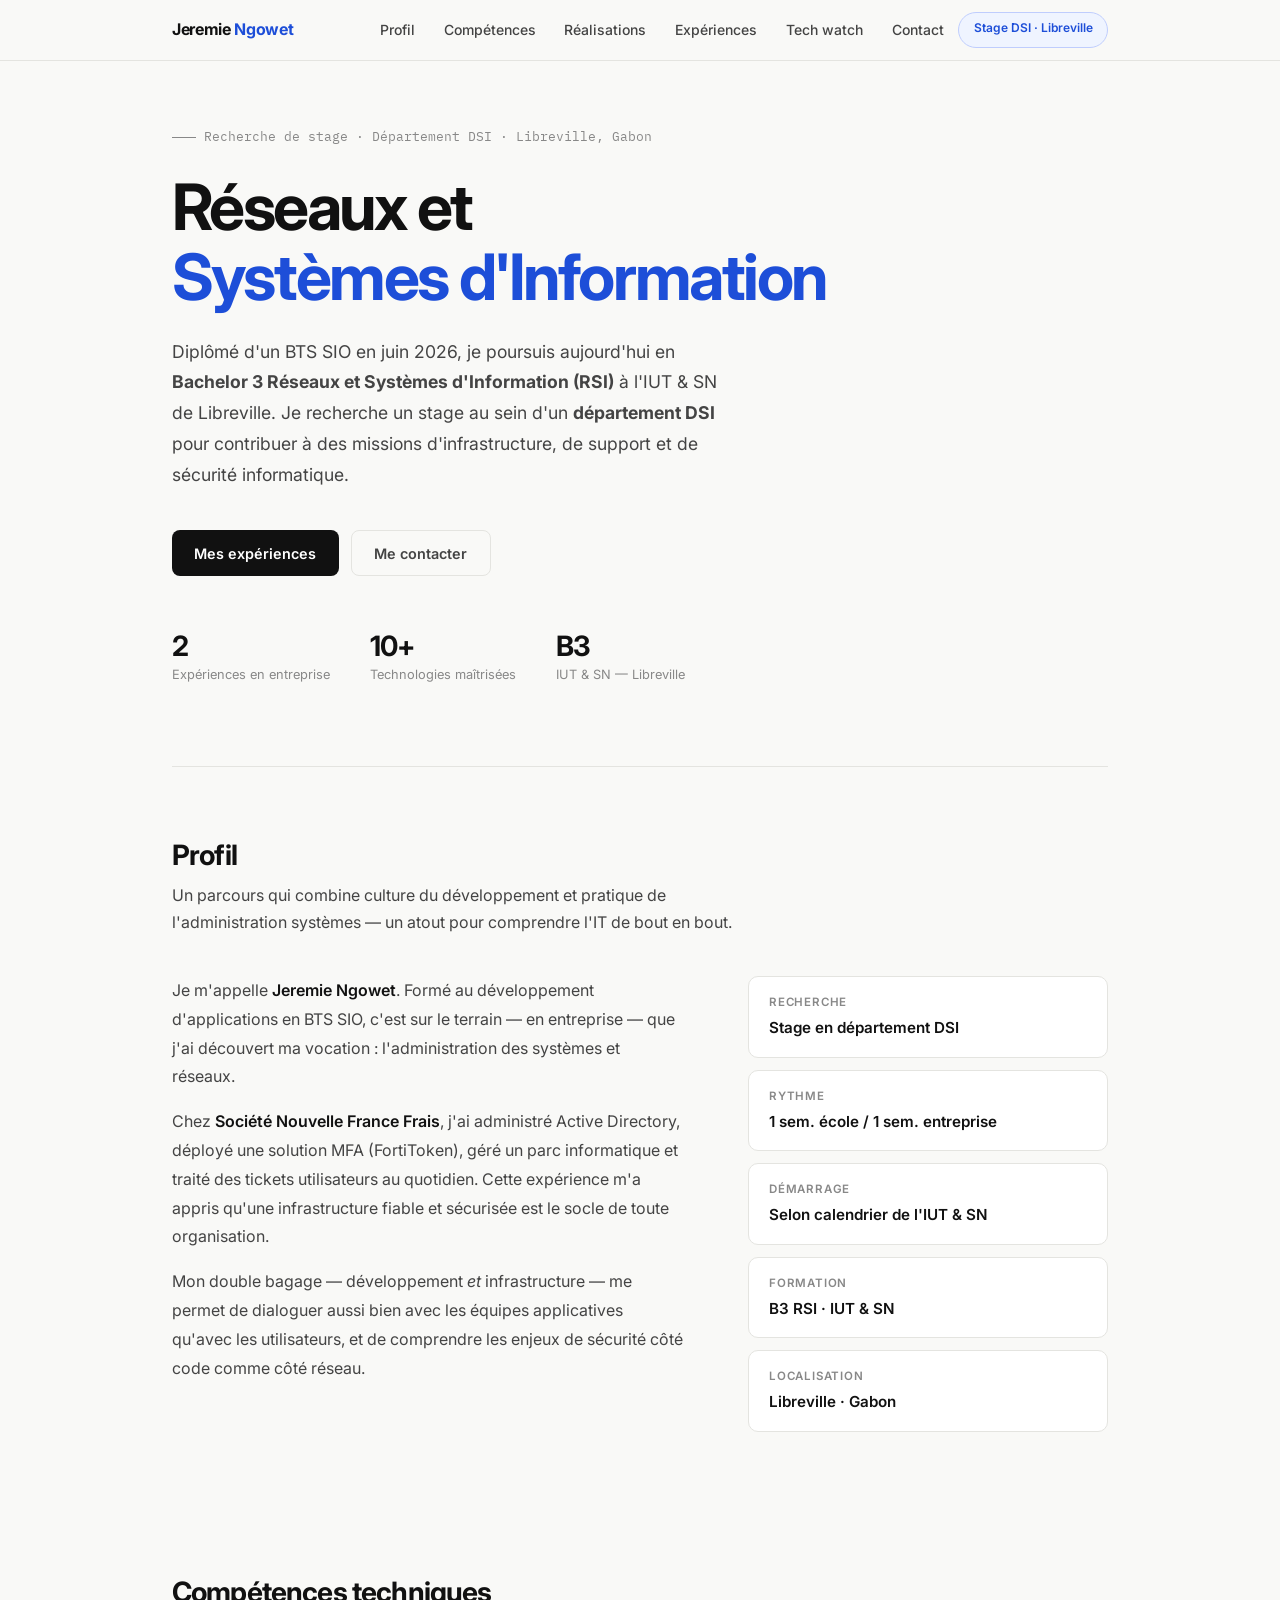
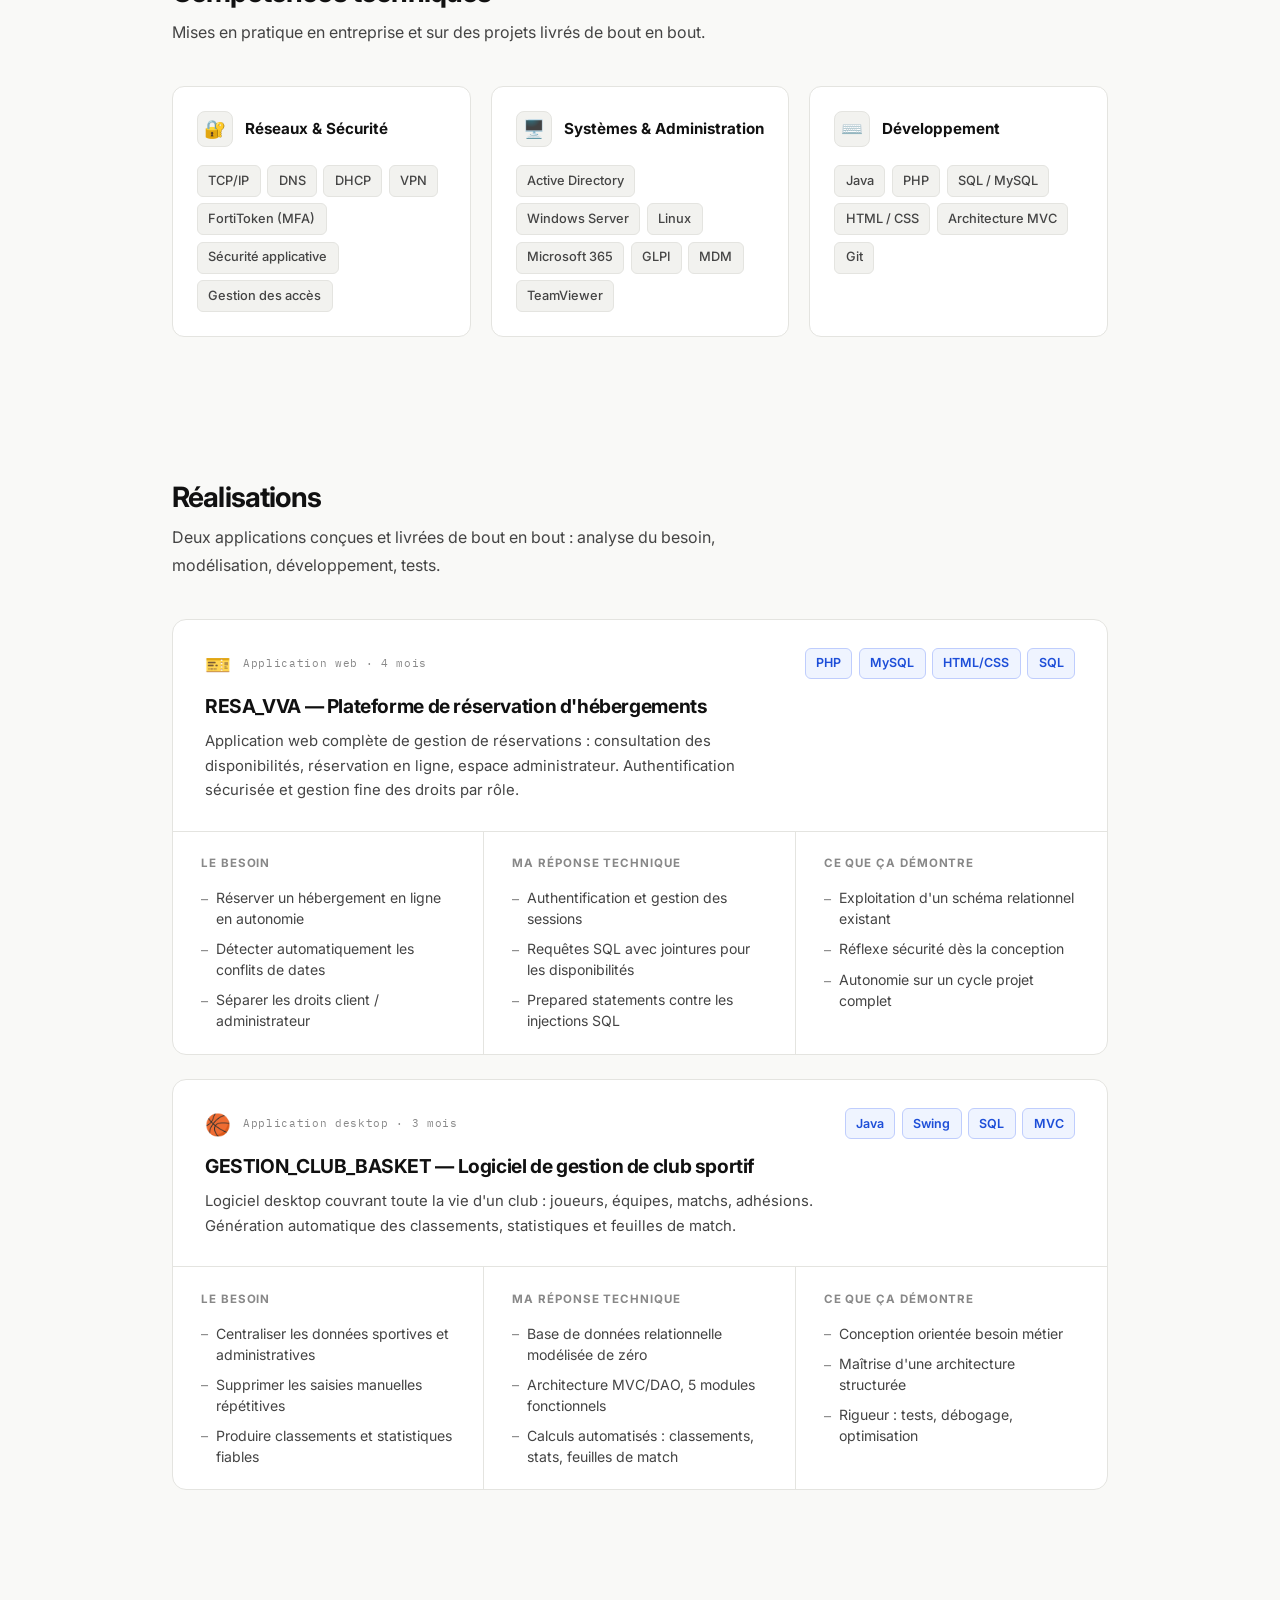
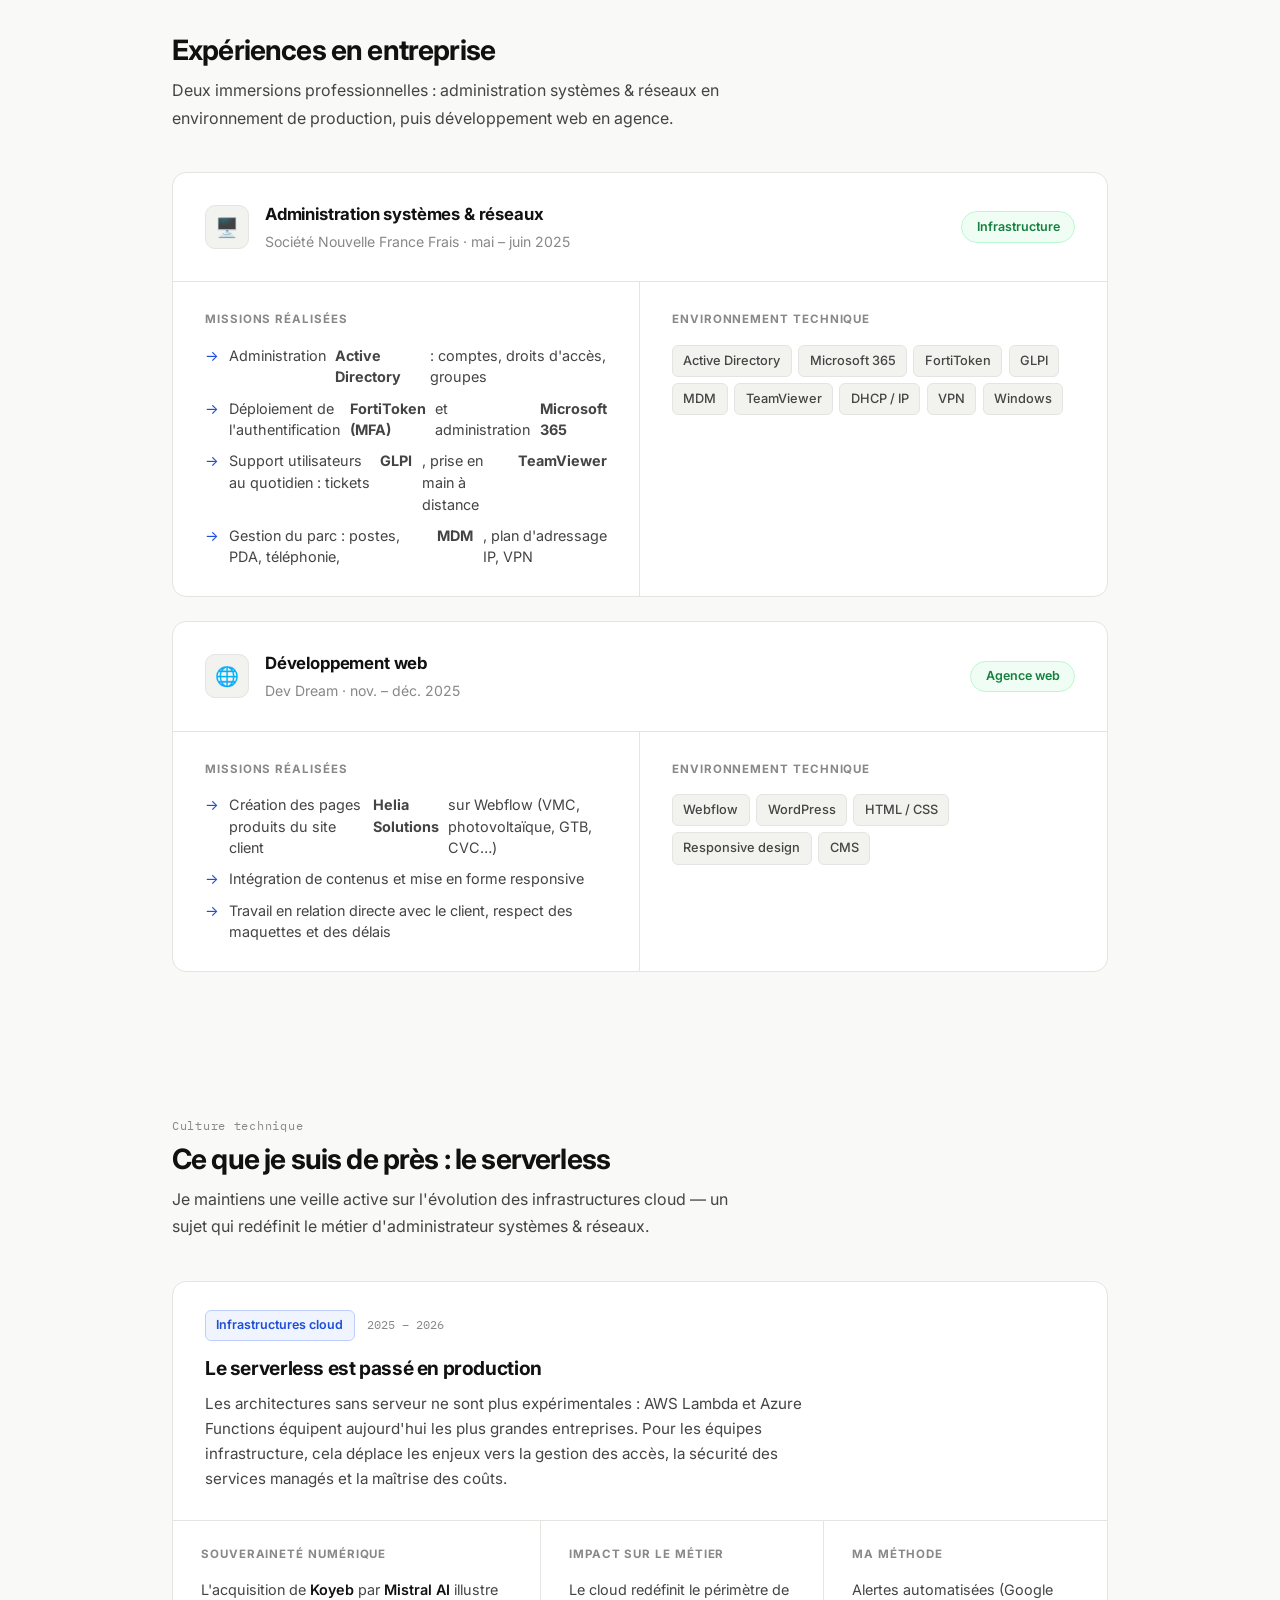
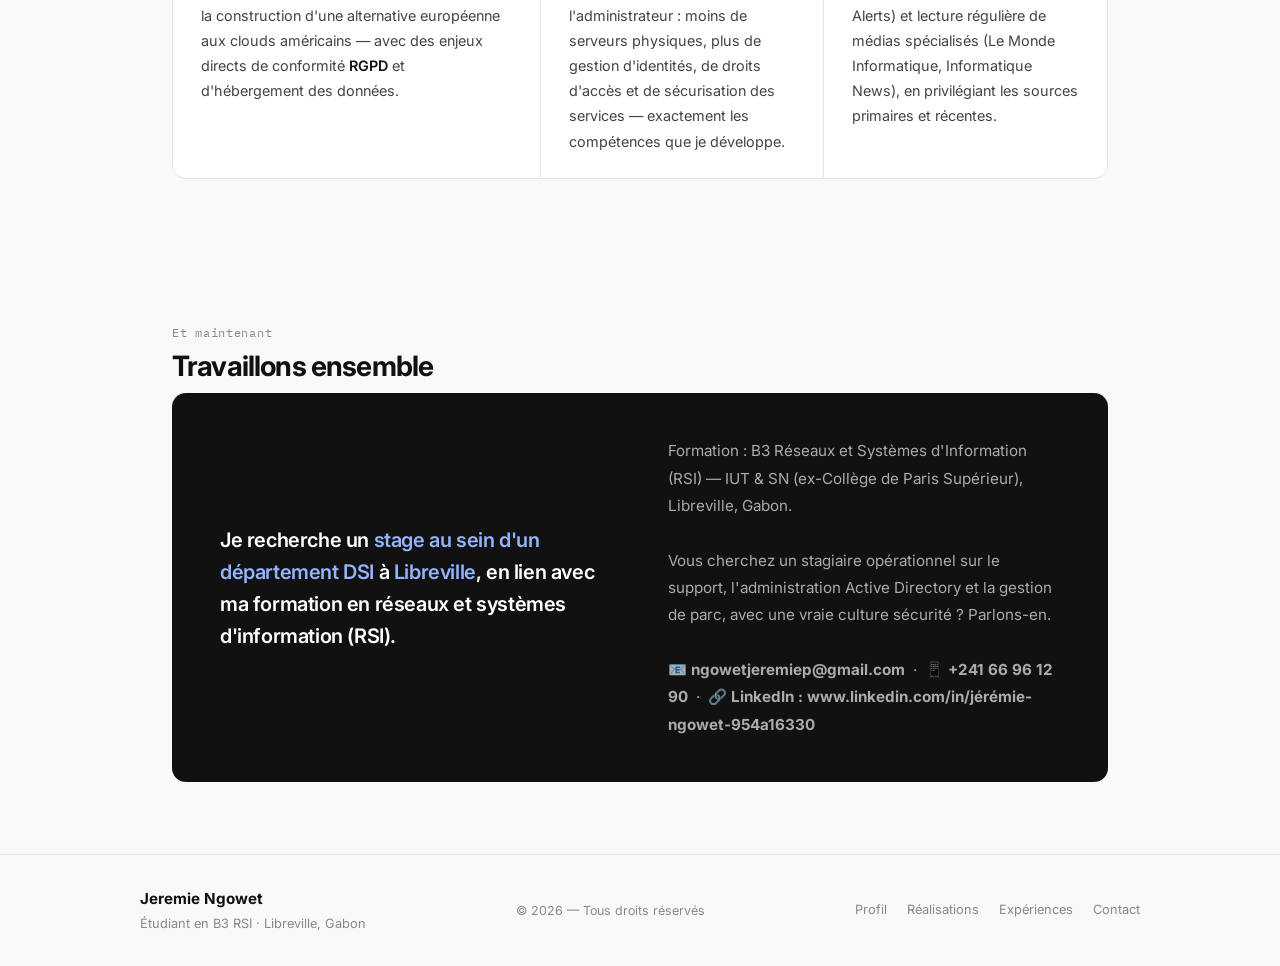
<file: index.html>
<!DOCTYPE html>
<html lang="fr">
<head>
  <meta charset="UTF-8" />
  <meta name="viewport" content="width=device-width, initial-scale=1.0" />
  <title>Jeremie Ngowet — B3 RSI · Stage DSI</title>
  <meta name="description" content="Portfolio de Jeremie Ngowet. Étudiant en B3 Réseaux et Systèmes d'Information (RSI) à l'IUT & SN (Libreville, Gabon). Recherche un stage au sein d'un département DSI." />

  <!-- Polices Google Fonts -->
  <link href="https://fonts.googleapis.com/css2?family=Inter:wght@400;500;600;700&family=IBM+Plex+Mono:wght@400;500&display=swap" rel="stylesheet" />

  <link rel="stylesheet" href="style.css" />
</head>
<body>

  <!-- ========== NAVIGATION ========== -->
  <nav>
    <div class="nav-inner">
      <div class="nav-logo">Jeremie <span>Ngowet</span></div>
      <div class="nav-links">
        <a href="#about">Profil</a>
        <a href="#skills">Compétences</a>
        <a href="#projects">Réalisations</a>
        <a href="#stages">Expériences</a>
        <a href="#veille">Tech watch</a>
        <a href="#objectif">Contact</a>
        <span class="nav-pill">Stage DSI · Libreville</span>
      </div>
    </div>
  </nav>

  <!-- ========== HERO ========== -->
  <div class="page">
    <div class="hero">
      <div class="hero-label">Recherche de stage · Département DSI · Libreville, Gabon</div>

      <h1>Réseaux et<br /><em>Systèmes d'Information</em></h1>

      <p class="hero-desc">
        Diplômé d'un BTS SIO en juin 2026, je poursuis aujourd'hui en
        <strong>Bachelor 3 Réseaux et Systèmes d'Information (RSI)</strong>
        à l'IUT &amp; SN de Libreville. Je recherche un stage au sein d'un
        <strong>département DSI</strong> pour contribuer à des missions
        d'infrastructure, de support et de sécurité informatique.
      </p>

      <div class="hero-actions">
        <a href="#stages" class="btn btn-dark">Mes expériences</a>
        <a href="#objectif" class="btn btn-outline">Me contacter</a>
      </div>

      <div class="hero-kpis">
        <div>
          <div class="kpi-num">2</div>
          <div class="kpi-label">Expériences en entreprise</div>
        </div>
        <div>
          <div class="kpi-num">10+</div>
          <div class="kpi-label">Technologies maîtrisées</div>
        </div>
        <div>
          <div class="kpi-num">B3</div>
          <div class="kpi-label">IUT & SN — Libreville</div>
        </div>
      </div>
    </div>
  </div>

  <!-- ========== 01 · PROFIL ========== -->
  <div class="page">
    <section class="section" id="about">

      <div class="reveal">
        <h2 class="section-title">Profil</h2>
        <p class="section-lead">
          Un parcours qui combine culture du développement et pratique
          de l'administration systèmes — un atout pour comprendre l'IT de bout en bout.
        </p>
      </div>

      <div class="about-grid">
        <div class="about-body reveal">
          <p>
            Je m'appelle <strong>Jeremie Ngowet</strong>. Formé au développement
            d'applications en BTS SIO, c'est sur le terrain — en entreprise — que
            j'ai découvert ma vocation : l'administration des systèmes et réseaux.
          </p>
          <p>
            Chez <strong>Société Nouvelle France Frais</strong>, j'ai administré
            Active Directory, déployé une solution MFA (FortiToken), géré un parc
            informatique et traité des tickets utilisateurs au quotidien. Cette
            expérience m'a appris qu'une infrastructure fiable et sécurisée est
            le socle de toute organisation.
          </p>
          <p>
            Mon double bagage — développement <em>et</em> infrastructure — me permet
            de dialoguer aussi bien avec les équipes applicatives qu'avec les
            utilisateurs, et de comprendre les enjeux de sécurité côté code comme
            côté réseau.
          </p>
        </div>

        <div class="info-stack reveal">
          <div class="info-card">
            <div class="info-card-label">Recherche</div>
            <div class="info-card-val">Stage en département DSI</div>
          </div>
          <div class="info-card">
            <div class="info-card-label">Rythme</div>
            <div class="info-card-val">1 sem. école / 1 sem. entreprise</div>
          </div>
          <div class="info-card">
            <div class="info-card-label">Démarrage</div>
            <div class="info-card-val">Selon calendrier de l'IUT & SN</div>
          </div>
          <div class="info-card">
            <div class="info-card-label">Formation</div>
            <div class="info-card-val">B3 RSI · IUT & SN</div>
          </div>
          <div class="info-card">
            <div class="info-card-label">Localisation</div>
            <div class="info-card-val">Libreville · Gabon</div>
          </div>
        </div>
      </div>

    </section>
  </div>

  <!-- ========== 02 · COMPÉTENCES ========== -->
  <div class="page">
    <section class="section" id="skills">

      <div class="reveal">
        <h2 class="section-title">Compétences techniques</h2>
        <p class="section-lead">
          Mises en pratique en entreprise et sur des projets livrés de bout en bout.
        </p>
      </div>

      <div class="skills-grid">

        <!-- Réseaux & Sécurité -->
        <div class="skill-card reveal">
          <div class="skill-card-head">
            <div class="skill-emoji">🔐</div>
            <div class="skill-card-title">Réseaux & Sécurité</div>
          </div>
          <div class="tag-cloud">
            <span class="tag">TCP/IP</span>
            <span class="tag">DNS</span>
            <span class="tag">DHCP</span>
            <span class="tag">VPN</span>
            <span class="tag">FortiToken (MFA)</span>
            <span class="tag">Sécurité applicative</span>
            <span class="tag">Gestion des accès</span>
          </div>
        </div>

        <!-- Systèmes & Administration -->
        <div class="skill-card reveal">
          <div class="skill-card-head">
            <div class="skill-emoji">🖥️</div>
            <div class="skill-card-title">Systèmes & Administration</div>
          </div>
          <div class="tag-cloud">
            <span class="tag">Active Directory</span>
            <span class="tag">Windows Server</span>
            <span class="tag">Linux</span>
            <span class="tag">Microsoft 365</span>
            <span class="tag">GLPI</span>
            <span class="tag">MDM</span>
            <span class="tag">TeamViewer</span>
          </div>
        </div>

        <!-- Développement -->
        <div class="skill-card reveal">
          <div class="skill-card-head">
            <div class="skill-emoji">⌨️</div>
            <div class="skill-card-title">Développement</div>
          </div>
          <div class="tag-cloud">
            <span class="tag">Java</span>
            <span class="tag">PHP</span>
            <span class="tag">SQL / MySQL</span>
            <span class="tag">HTML / CSS</span>
            <span class="tag">Architecture MVC</span>
            <span class="tag">Git</span>
          </div>
        </div>

      </div>
    </section>
  </div>

  <!-- ========== 03 · RÉALISATIONS ========== -->
  <div class="page">
    <section class="section" id="projects">

      <div class="reveal">
        <h2 class="section-title">Réalisations</h2>
        <p class="section-lead">
          Deux applications conçues et livrées de bout en bout :
          analyse du besoin, modélisation, développement, tests.
        </p>
      </div>

      <div class="projects-stack">

        <!-- Projet RESA -->
        <a href="projet-resa.html" class="project-card reveal">
          <div class="project-top">
            <div>
              <div class="project-badge-row">
                <span class="project-icon">🎫</span>
                <span class="project-ref">Application web · 4 mois</span>
              </div>
              <div class="project-name">RESA_VVA — Plateforme de réservation d'hébergements</div>
              <p class="project-desc">
                Application web complète de gestion de réservations : consultation
                des disponibilités, réservation en ligne, espace administrateur.
                Authentification sécurisée et gestion fine des droits par rôle.
              </p>
            </div>
            <div class="tech-row">
              <span class="tech-badge">PHP</span>
              <span class="tech-badge">MySQL</span>
              <span class="tech-badge">HTML/CSS</span>
              <span class="tech-badge">SQL</span>
            </div>
          </div>
          <div class="project-cols">
            <div class="project-col">
              <div class="col-heading">Le besoin</div>
              <ul class="col-list">
                <li>Réserver un hébergement en ligne en autonomie</li>
                <li>Détecter automatiquement les conflits de dates</li>
                <li>Séparer les droits client / administrateur</li>
              </ul>
            </div>
            <div class="project-col">
              <div class="col-heading">Ma réponse technique</div>
              <ul class="col-list">
                <li>Authentification et gestion des sessions</li>
                <li>Requêtes SQL avec jointures pour les disponibilités</li>
                <li>Prepared statements contre les injections SQL</li>
              </ul>
            </div>
            <div class="project-col">
              <div class="col-heading">Ce que ça démontre</div>
              <ul class="col-list">
                <li>Exploitation d'un schéma relationnel existant</li>
                <li>Réflexe sécurité dès la conception</li>
                <li>Autonomie sur un cycle projet complet</li>
              </ul>
            </div>
          </div>
        </a>

        <!-- Projet Basket -->
        <a href="projet-basket.html" class="project-card reveal">
          <div class="project-top">
            <div>
              <div class="project-badge-row">
                <span class="project-icon">🏀</span>
                <span class="project-ref">Application desktop · 3 mois</span>
              </div>
              <div class="project-name">GESTION_CLUB_BASKET — Logiciel de gestion de club sportif</div>
              <p class="project-desc">
                Logiciel desktop couvrant toute la vie d'un club : joueurs, équipes,
                matchs, adhésions. Génération automatique des classements,
                statistiques et feuilles de match.
              </p>
            </div>
            <div class="tech-row">
              <span class="tech-badge">Java</span>
              <span class="tech-badge">Swing</span>
              <span class="tech-badge">SQL</span>
              <span class="tech-badge">MVC</span>
            </div>
          </div>
          <div class="project-cols">
            <div class="project-col">
              <div class="col-heading">Le besoin</div>
              <ul class="col-list">
                <li>Centraliser les données sportives et administratives</li>
                <li>Supprimer les saisies manuelles répétitives</li>
                <li>Produire classements et statistiques fiables</li>
              </ul>
            </div>
            <div class="project-col">
              <div class="col-heading">Ma réponse technique</div>
              <ul class="col-list">
                <li>Base de données relationnelle modélisée de zéro</li>
                <li>Architecture MVC/DAO, 5 modules fonctionnels</li>
                <li>Calculs automatisés : classements, stats, feuilles de match</li>
              </ul>
            </div>
            <div class="project-col">
              <div class="col-heading">Ce que ça démontre</div>
              <ul class="col-list">
                <li>Conception orientée besoin métier</li>
                <li>Maîtrise d'une architecture structurée</li>
                <li>Rigueur : tests, débogage, optimisation</li>
              </ul>
            </div>
          </div>
        </a>

      </div>
    </section>
  </div>

  <!-- ========== 04 · EXPÉRIENCES ========== -->
  <div class="page">
    <section class="section" id="stages">

      <div class="reveal">
        <h2 class="section-title">Expériences en entreprise</h2>
        <p class="section-lead">
          Deux immersions professionnelles : administration systèmes & réseaux
          en environnement de production, puis développement web en agence.
        </p>
      </div>

      <!-- Stage 1 — France Frais -->
      <div class="stage-card reveal">
        <div class="stage-top">
          <div class="stage-left">
            <div class="stage-icon-box">🖥️</div>
            <div>
              <div class="stage-name">Administration systèmes & réseaux</div>
              <div class="stage-company">Société Nouvelle France Frais · mai – juin 2025</div>
            </div>
          </div>
          <span class="green-pill">Infrastructure</span>
        </div>
        <div class="stage-cols">
          <div class="stage-col">
            <div class="stage-col-title">Missions réalisées</div>
            <ul class="soft-list">
              <li>Administration <strong>Active Directory</strong> : comptes, droits d'accès, groupes</li>
              <li>Déploiement de l'authentification <strong>FortiToken (MFA)</strong> et administration <strong>Microsoft 365</strong></li>
              <li>Support utilisateurs au quotidien : tickets <strong>GLPI</strong>, prise en main à distance <strong>TeamViewer</strong></li>
              <li>Gestion du parc : postes, PDA, téléphonie, <strong>MDM</strong>, plan d'adressage IP, VPN</li>
            </ul>
          </div>
          <div class="stage-col">
            <div class="stage-col-title">Environnement technique</div>
            <div class="tag-cloud">
              <span class="tag">Active Directory</span>
              <span class="tag">Microsoft 365</span>
              <span class="tag">FortiToken</span>
              <span class="tag">GLPI</span>
              <span class="tag">MDM</span>
              <span class="tag">TeamViewer</span>
              <span class="tag">DHCP / IP</span>
              <span class="tag">VPN</span>
              <span class="tag">Windows</span>
            </div>
          </div>
        </div>
      </div>

      <!-- Stage 2 — Dev Dream -->
      <div class="stage-card reveal" style="margin-top: 1.5rem;">
        <div class="stage-top">
          <div class="stage-left">
            <div class="stage-icon-box">🌐</div>
            <div>
              <div class="stage-name">Développement web</div>
              <div class="stage-company">Dev Dream · nov. – déc. 2025</div>
            </div>
          </div>
          <span class="green-pill">Agence web</span>
        </div>
        <div class="stage-cols">
          <div class="stage-col">
            <div class="stage-col-title">Missions réalisées</div>
            <ul class="soft-list">
              <li>Création des pages produits du site client <strong>Helia Solutions</strong> sur Webflow (VMC, photovoltaïque, GTB, CVC…)</li>
              <li>Intégration de contenus et mise en forme responsive</li>
              <li>Travail en relation directe avec le client, respect des maquettes et des délais</li>
            </ul>
          </div>
          <div class="stage-col">
            <div class="stage-col-title">Environnement technique</div>
            <div class="tag-cloud">
              <span class="tag">Webflow</span>
              <span class="tag">WordPress</span>
              <span class="tag">HTML / CSS</span>
              <span class="tag">Responsive design</span>
              <span class="tag">CMS</span>
            </div>
          </div>
        </div>
      </div>

    </section>
  </div>

  <!-- ========== 05 · TECH WATCH ========== -->
  <div class="page">
    <section class="section" id="veille">

      <div class="reveal">
        <div class="section-eyebrow">Culture technique</div>
        <h2 class="section-title">Ce que je suis de près : le serverless</h2>
        <p class="section-lead">
          Je maintiens une veille active sur l'évolution des infrastructures cloud —
          un sujet qui redéfinit le métier d'administrateur systèmes & réseaux.
        </p>
      </div>

      <div class="veille-card reveal">
        <div class="veille-top">
          <div class="veille-meta-row">
            <span class="veille-cat">Infrastructures cloud</span>
            <span class="veille-date">2025 – 2026</span>
          </div>
          <div class="veille-title">Le serverless est passé en production</div>
          <p class="veille-summary">
            Les architectures sans serveur ne sont plus expérimentales : AWS Lambda
            et Azure Functions équipent aujourd'hui les plus grandes entreprises.
            Pour les équipes infrastructure, cela déplace les enjeux vers la gestion
            des accès, la sécurité des services managés et la maîtrise des coûts.
          </p>
        </div>
        <div class="veille-cols">
          <div class="veille-col">
            <div class="veille-col-title">Souveraineté numérique</div>
            <p class="veille-body-text">
              L'acquisition de <strong>Koyeb</strong> par <strong>Mistral AI</strong>
              illustre la construction d'une alternative européenne aux clouds
              américains — avec des enjeux directs de conformité <strong>RGPD</strong>
              et d'hébergement des données.
            </p>
          </div>
          <div class="veille-col">
            <div class="veille-col-title">Impact sur le métier</div>
            <p class="veille-body-text">
              Le cloud redéfinit le périmètre de l'administrateur : moins de serveurs
              physiques, plus de gestion d'identités, de droits d'accès et de
              sécurisation des services — exactement les compétences que je développe.
            </p>
          </div>
          <div class="veille-col">
            <div class="veille-col-title">Ma méthode</div>
            <p class="veille-body-text">
              Alertes automatisées (Google Alerts) et lecture régulière de médias
              spécialisés (Le Monde Informatique, Informatique News), en privilégiant
              les sources primaires et récentes.
            </p>
          </div>
        </div>
      </div>

    </section>
  </div>

  <!-- ========== 06 · CONTACT ========== -->
  <div class="page">
    <section class="section" id="objectif">

      <div class="reveal">
        <div class="section-eyebrow">Et maintenant</div>
        <h2 class="section-title">Travaillons ensemble</h2>
      </div>

      <div class="objectif-wrap reveal">
        <div class="objectif-quote">
          Je recherche un <span>stage au sein d'un département DSI</span>
          à <span>Libreville</span>, en lien avec ma formation en
          réseaux et systèmes d'information (RSI).
        </div>
        <div class="objectif-text">
          Formation : B3 Réseaux et Systèmes d'Information (RSI) — IUT &amp; SN
          (ex-Collège de Paris Supérieur), Libreville, Gabon.<br><br>
          Vous cherchez un stagiaire opérationnel sur le support, l'administration
          Active Directory et la gestion de parc, avec une vraie culture sécurité ?
          Parlons-en.<br><br>
          <strong>📧 ngowetjeremiep@gmail.com</strong> &nbsp;·&nbsp;
          <strong>📱 +241 66 96 12 90</strong> &nbsp;·&nbsp;
          <strong>🔗 LinkedIn : www.linkedin.com/in/jérémie-ngowet-954a16330</strong>
        </div>
      </div>

    </section>
  </div>

  <!-- ========== FOOTER ========== -->
  <footer>
    <div class="footer-inner">
      <div class="footer-id">
        <div class="footer-name">Jeremie Ngowet</div>
        <div class="footer-sub">Étudiant en B3 RSI · Libreville, Gabon</div>
      </div>
      <div class="footer-copy">© 2026 — Tous droits réservés</div>
      <div class="footer-nav">
        <a href="#about">Profil</a>
        <a href="#projects">Réalisations</a>
        <a href="#stages">Expériences</a>
        <a href="#objectif">Contact</a>
      </div>
    </div>
  </footer>

  <!-- ========== SCRIPT ========== -->
  <script>
    const els = document.querySelectorAll('.reveal');
    const obs = new IntersectionObserver(entries => {
      entries.forEach((e, i) => {
        if (e.isIntersecting) {
          setTimeout(() => e.target.classList.add('visible'), i * 70);
          obs.unobserve(e.target);
        }
      });
    }, { threshold: 0.08 });
    els.forEach(el => obs.observe(el));
  </script>

</body>
</html>
</file>
<file: style.css>
/* ============================================
   PORTFOLIO — Jeremie Ngowet
   style.css
   ============================================ */

/* ── RESET & VARIABLES ── */
*, *::before, *::after {
  box-sizing: border-box;
  margin: 0;
  padding: 0;
}

:root {
  --bg:        #f9f9f7;
  --surface:   #ffffff;
  --surface2:  #f2f2ef;
  --border:    #e4e4e0;
  --accent:    #1d4ed8;
  --accent-bg: #eff4ff;
  --accent-bd: #bfcdfd;
  --text:      #111111;
  --text2:     #444444;
  --text3:     #888888;
  --green-bg:  #f0fdf4;
  --green-bd:  #bbf7d0;
  --green-tx:  #15803d;
}

/* ── BASE ── */
html {
  scroll-behavior: smooth;
  font-size: 16px;
}

body {
  background: var(--bg);
  color: var(--text);
  font-family: 'Inter', sans-serif;
  line-height: 1.6;
  -webkit-font-smoothing: antialiased;
}

/* ── NAV ── */
nav {
  position: fixed;
  top: 0; left: 0; right: 0;
  z-index: 200;
  background: rgba(249, 249, 247, 0.95);
  backdrop-filter: blur(16px);
  border-bottom: 1px solid var(--border);
}

.nav-inner {
  max-width: 1000px;
  margin: 0 auto;
  display: flex;
  align-items: center;
  justify-content: space-between;
  padding: 0 2rem;
  height: 60px;
}

.nav-logo {
  font-size: 1rem;
  font-weight: 700;
  letter-spacing: -0.02em;
}

.nav-logo span {
  color: var(--accent);
}

.nav-links {
  display: flex;
  gap: 0;
}

.nav-links a {
  font-size: 0.875rem;
  font-weight: 500;
  color: var(--text2);
  text-decoration: none;
  padding: 0.4rem 0.9rem;
  border-radius: 6px;
  transition: background 0.15s, color 0.15s;
}

.nav-links a:hover {
  background: var(--surface2);
  color: var(--text);
}

.nav-pill {
  font-size: 0.75rem;
  font-weight: 600;
  background: var(--accent-bg);
  color: var(--accent);
  border: 1px solid var(--accent-bd);
  border-radius: 100px;
  padding: 0.3rem 0.9rem;
}

/* ── LAYOUT ── */
.page {
  max-width: 1000px;
  margin: 0 auto;
  padding: 0 2rem;
}

/* ── HERO ── */
.hero {
  padding: 120px 0 80px;
  border-bottom: 1px solid var(--border);
}

.hero-label {
  display: inline-flex;
  align-items: center;
  gap: 0.5rem;
  font-family: 'IBM Plex Mono', monospace;
  font-size: 0.8rem;
  color: var(--text3);
  margin-bottom: 1.5rem;
}

.hero-label::before {
  content: '';
  width: 24px;
  height: 1px;
  background: var(--text3);
}

.hero h1 {
  font-size: clamp(2.5rem, 5vw, 4rem);
  font-weight: 700;
  letter-spacing: -0.04em;
  line-height: 1.1;
  margin-bottom: 1.5rem;
}

.hero h1 em {
  font-style: normal;
  color: var(--accent);
}

.hero-desc {
  font-size: 1.1rem;
  color: var(--text2);
  line-height: 1.75;
  max-width: 560px;
  margin-bottom: 2.5rem;
}

.hero-actions {
  display: flex;
  gap: 0.75rem;
  flex-wrap: wrap;
  margin-bottom: 3.5rem;
}

/* ── BOUTONS ── */
.btn {
  display: inline-flex;
  align-items: center;
  padding: 0.65rem 1.4rem;
  font-size: 0.9rem;
  font-weight: 600;
  border-radius: 8px;
  text-decoration: none;
  transition: all 0.15s;
}

.btn-dark {
  background: var(--text);
  color: #fff;
}

.btn-dark:hover {
  background: #333;
  transform: translateY(-1px);
}

.btn-outline {
  border: 1.5px solid var(--border);
  color: var(--text2);
}

.btn-outline:hover {
  border-color: var(--text2);
  color: var(--text);
}

/* ── KPI HERO ── */
.hero-kpis {
  display: flex;
  gap: 2.5rem;
}

.kpi-num {
  font-size: 1.75rem;
  font-weight: 700;
  letter-spacing: -0.03em;
  line-height: 1;
}

.kpi-label {
  font-size: 0.8rem;
  color: var(--text3);
  margin-top: 0.3rem;
}

/* ── SECTIONS ── */
.section {
  padding: 72px 0;
  border-bottom: 1px solid var(--border);
}

.section:last-of-type {
  border-bottom: none;
}

.section-eyebrow {
  font-family: 'IBM Plex Mono', monospace;
  font-size: 0.75rem;
  color: var(--text3);
  letter-spacing: 0.06em;
  margin-bottom: 0.5rem;
}

.section-title {
  font-size: 1.75rem;
  font-weight: 700;
  letter-spacing: -0.03em;
  line-height: 1.2;
  margin-bottom: 0.6rem;
}

.section-lead {
  font-size: 1rem;
  color: var(--text2);
  line-height: 1.7;
  max-width: 560px;
  margin-bottom: 2.5rem;
}

/* ── À PROPOS ── */
.about-grid {
  display: grid;
  grid-template-columns: 1fr 360px;
  gap: 4rem;
  align-items: start;
}

.about-body p {
  font-size: 1rem;
  color: var(--text2);
  line-height: 1.8;
  margin-bottom: 1rem;
}

.about-body p:last-child {
  margin-bottom: 0;
}

.about-body strong {
  color: var(--text);
  font-weight: 600;
}

.info-stack {
  display: flex;
  flex-direction: column;
  gap: 0.75rem;
}

.info-card {
  background: var(--surface);
  border: 1px solid var(--border);
  border-radius: 10px;
  padding: 1rem 1.25rem;
}

.info-card-label {
  font-size: 0.72rem;
  font-weight: 600;
  color: var(--text3);
  text-transform: uppercase;
  letter-spacing: 0.07em;
  margin-bottom: 0.3rem;
}

.info-card-val {
  font-size: 0.95rem;
  font-weight: 600;
  color: var(--text);
}

/* ── COMPÉTENCES ── */
.skills-grid {
  display: grid;
  grid-template-columns: repeat(3, 1fr);
  gap: 1.25rem;
}

.skill-card {
  background: var(--surface);
  border: 1px solid var(--border);
  border-radius: 12px;
  padding: 1.5rem;
  transition: box-shadow 0.2s, border-color 0.2s;
}

.skill-card:hover {
  border-color: #c5c5c0;
  box-shadow: 0 4px 16px rgba(0, 0, 0, 0.06);
}

.skill-card-head {
  display: flex;
  align-items: center;
  gap: 0.75rem;
  margin-bottom: 1.1rem;
}

.skill-emoji {
  width: 36px;
  height: 36px;
  background: var(--surface2);
  border: 1px solid var(--border);
  border-radius: 8px;
  display: flex;
  align-items: center;
  justify-content: center;
  font-size: 1.1rem;
}

.skill-card-title {
  font-size: 0.95rem;
  font-weight: 700;
}

/* ── TAGS ── */
.tag-cloud {
  display: flex;
  flex-wrap: wrap;
  gap: 0.4rem;
}

.tag {
  background: var(--surface2);
  border: 1px solid var(--border);
  border-radius: 6px;
  padding: 0.3rem 0.65rem;
  font-size: 0.8rem;
  font-weight: 500;
  color: var(--text2);
  transition: all 0.15s;
}

.tag:hover {
  background: var(--accent-bg);
  color: var(--accent);
  border-color: var(--accent-bd);
}

/* ── PROJETS ── */
.projects-stack {
  display: flex;
  flex-direction: column;
  gap: 1.5rem;
}

.project-card {
  background: var(--surface);
  border: 1px solid var(--border);
  border-radius: 14px;
  overflow: hidden;
  transition: box-shadow 0.2s, border-color 0.2s;
}

.project-card:hover {
  border-color: #c5c5c0;
  box-shadow: 0 6px 24px rgba(0, 0, 0, 0.07);
}

.project-top {
  padding: 1.75rem 2rem;
  border-bottom: 1px solid var(--border);
  display: grid;
  grid-template-columns: 1fr auto;
  gap: 1.5rem;
  align-items: start;
}

.project-badge-row {
  display: flex;
  align-items: center;
  gap: 0.75rem;
  margin-bottom: 0.6rem;
}

.project-icon {
  font-size: 1.3rem;
}

.project-ref {
  font-family: 'IBM Plex Mono', monospace;
  font-size: 0.7rem;
  color: var(--text3);
  letter-spacing: 0.06em;
}

.project-name {
  font-size: 1.2rem;
  font-weight: 700;
  letter-spacing: -0.02em;
  margin-bottom: 0.5rem;
}

.project-desc {
  font-size: 0.93rem;
  color: var(--text2);
  line-height: 1.65;
}

.tech-row {
  display: flex;
  flex-wrap: wrap;
  gap: 0.4rem;
}

.tech-badge {
  background: var(--accent-bg);
  color: var(--accent);
  border: 1px solid var(--accent-bd);
  border-radius: 6px;
  padding: 0.3rem 0.65rem;
  font-size: 0.78rem;
  font-weight: 600;
  white-space: nowrap;
}

.project-cols {
  display: grid;
  grid-template-columns: repeat(3, 1fr);
}

.project-col {
  padding: 1.4rem 1.75rem;
  border-right: 1px solid var(--border);
}

.project-col:last-child {
  border-right: none;
}

.col-heading {
  font-size: 0.72rem;
  font-weight: 700;
  text-transform: uppercase;
  letter-spacing: 0.08em;
  color: var(--text3);
  margin-bottom: 0.9rem;
}

.col-list {
  list-style: none;
  display: flex;
  flex-direction: column;
  gap: 0.55rem;
}

.col-list li {
  font-size: 0.88rem;
  color: var(--text2);
  line-height: 1.5;
  display: flex;
  align-items: flex-start;
  gap: 0.5rem;
}

.col-list li::before {
  content: '–';
  color: var(--text3);
  flex-shrink: 0;
  margin-top: 0.05rem;
}

/* ── STAGE ── */
.stage-card {
  background: var(--surface);
  border: 1px solid var(--border);
  border-radius: 14px;
  overflow: hidden;
}

.stage-top {
  padding: 1.75rem 2rem;
  border-bottom: 1px solid var(--border);
  display: flex;
  align-items: center;
  justify-content: space-between;
  gap: 1rem;
}

.stage-left {
  display: flex;
  align-items: center;
  gap: 1rem;
}

.stage-icon-box {
  width: 44px;
  height: 44px;
  background: var(--surface2);
  border: 1px solid var(--border);
  border-radius: 10px;
  display: flex;
  align-items: center;
  justify-content: center;
  font-size: 1.2rem;
}

.stage-name {
  font-size: 1.05rem;
  font-weight: 700;
  letter-spacing: -0.01em;
}

.stage-company {
  font-size: 0.88rem;
  color: var(--text3);
  margin-top: 0.2rem;
}

.green-pill {
  background: var(--green-bg);
  color: var(--green-tx);
  border: 1px solid var(--green-bd);
  border-radius: 100px;
  padding: 0.3rem 0.9rem;
  font-size: 0.78rem;
  font-weight: 600;
  white-space: nowrap;
}

.stage-cols {
  display: grid;
  grid-template-columns: 1fr 1fr;
}

.stage-col {
  padding: 1.75rem 2rem;
  border-right: 1px solid var(--border);
}

.stage-col:last-child {
  border-right: none;
}

.stage-col-title {
  font-size: 0.72rem;
  font-weight: 700;
  text-transform: uppercase;
  letter-spacing: 0.08em;
  color: var(--text3);
  margin-bottom: 1rem;
}

.soft-list {
  list-style: none;
  display: flex;
  flex-direction: column;
  gap: 0.6rem;
}

.soft-list li {
  font-size: 0.9rem;
  color: var(--text2);
  line-height: 1.5;
  display: flex;
  align-items: flex-start;
  gap: 0.6rem;
}

.soft-list li::before {
  content: '→';
  color: var(--accent);
  flex-shrink: 0;
}

/* ── VEILLE TECHNO ── */
.veille-card {
  background: var(--surface);
  border: 1px solid var(--border);
  border-radius: 14px;
  overflow: hidden;
}

.veille-top {
  padding: 1.75rem 2rem;
  border-bottom: 1px solid var(--border);
}

.veille-meta-row {
  display: flex;
  align-items: center;
  gap: 0.75rem;
  margin-bottom: 0.75rem;
}

.veille-cat {
  background: var(--accent-bg);
  color: var(--accent);
  border: 1px solid var(--accent-bd);
  border-radius: 6px;
  padding: 0.28rem 0.65rem;
  font-size: 0.78rem;
  font-weight: 600;
}

.veille-date {
  font-family: 'IBM Plex Mono', monospace;
  font-size: 0.75rem;
  color: var(--text3);
}

.veille-title {
  font-size: 1.2rem;
  font-weight: 700;
  letter-spacing: -0.02em;
  margin-bottom: 0.5rem;
}

.veille-summary {
  font-size: 0.95rem;
  color: var(--text2);
  line-height: 1.65;
  max-width: 620px;
}

.veille-cols {
  display: grid;
  grid-template-columns: 1.3fr 1fr 1fr;
}

.veille-col {
  padding: 1.5rem 1.75rem;
  border-right: 1px solid var(--border);
}

.veille-col:last-child {
  border-right: none;
}

.veille-col-title {
  font-size: 0.72rem;
  font-weight: 700;
  text-transform: uppercase;
  letter-spacing: 0.08em;
  color: var(--text3);
  margin-bottom: 0.9rem;
}

.veille-body-text {
  font-size: 0.9rem;
  color: var(--text2);
  line-height: 1.75;
}

.veille-body-text strong {
  color: var(--text);
  font-weight: 600;
}

.platform-list {
  display: flex;
  flex-direction: column;
  gap: 0.75rem;
}

.platform-row {
  display: flex;
  align-items: center;
  gap: 0.75rem;
  background: var(--surface2);
  border: 1px solid var(--border);
  border-radius: 8px;
  padding: 0.75rem 1rem;
}

.platform-em {
  font-size: 1.2rem;
}

.platform-name {
  font-size: 0.9rem;
  font-weight: 600;
}

.platform-sub {
  font-size: 0.78rem;
  color: var(--text3);
  margin-top: 0.1rem;
}

.veille-list {
  list-style: none;
  display: flex;
  flex-direction: column;
  gap: 0.55rem;
}

.veille-list li {
  font-size: 0.88rem;
  color: var(--text2);
  line-height: 1.5;
  display: flex;
  align-items: flex-start;
  gap: 0.5rem;
}

.veille-list li::before {
  content: '–';
  color: var(--text3);
  flex-shrink: 0;
}

/* ── OBJECTIF ── */
.objectif-wrap {
  background: var(--text);
  color: #fff;
  border-radius: 14px;
  padding: 2.75rem 3rem;
  display: grid;
  grid-template-columns: 1fr 1fr;
  gap: 3.5rem;
  align-items: center;
}

.objectif-quote {
  font-size: 1.25rem;
  font-weight: 600;
  line-height: 1.6;
  letter-spacing: -0.02em;
}

.objectif-quote span {
  color: #93b4fc;
}

.objectif-text {
  font-size: 0.95rem;
  color: rgba(255, 255, 255, 0.65);
  line-height: 1.8;
}

/* ── FOOTER ── */
footer {
  border-top: 1px solid var(--border);
  padding: 2rem;
}

.footer-inner {
  max-width: 1000px;
  margin: 0 auto;
  display: flex;
  align-items: center;
  justify-content: space-between;
}

.footer-id .footer-name {
  font-size: 0.95rem;
  font-weight: 700;
}

.footer-id .footer-sub {
  font-size: 0.8rem;
  color: var(--text3);
  margin-top: 0.15rem;
}

.footer-copy {
  font-size: 0.78rem;
  color: var(--text3);
}

.footer-nav {
  display: flex;
  gap: 1.25rem;
}

.footer-nav a {
  font-size: 0.8rem;
  color: var(--text3);
  text-decoration: none;
  transition: color 0.15s;
}

.footer-nav a:hover {
  color: var(--text);
}

/* ── PROJET CLIQUABLE ── */
a.project-card {
  display: block;
  text-decoration: none;
  color: inherit;
  cursor: pointer;
  position: relative;
}

a.project-card::after {
  content: 'Voir le projet →';
  position: absolute;
  bottom: 1.2rem;
  right: 1.75rem;
  font-size: 0.78rem;
  font-weight: 600;
  color: var(--accent);
  opacity: 0;
  transform: translateX(-6px);
  transition: opacity 0.2s, transform 0.2s;
}

a.project-card:hover::after {
  opacity: 1;
  transform: translateX(0);
}

a.project-card:hover {
  border-color: var(--accent-bd);
  box-shadow: 0 6px 24px rgba(29, 78, 216, 0.1);
}

/* ── ANIMATIONS ── */
.reveal {
  opacity: 0;
  transform: translateY(18px);
  transition: opacity 0.55s ease, transform 0.55s ease;
}

.reveal.visible {
  opacity: 1;
  transform: none;
}

/* ── RESPONSIVE ── */
@media (max-width: 860px) {
  .nav-links a:not(:last-child) {
    display: none;
  }

  .about-grid {
    grid-template-columns: 1fr;
    gap: 2rem;
  }

  .skills-grid {
    grid-template-columns: 1fr 1fr;
  }

  .project-top {
    grid-template-columns: 1fr;
  }

  .project-cols {
    grid-template-columns: 1fr;
  }

  .project-col {
    border-right: none;
    border-bottom: 1px solid var(--border);
  }

  .project-col:last-child {
    border-bottom: none;
  }

  .stage-cols {
    grid-template-columns: 1fr;
  }

  .stage-col {
    border-right: none;
    border-bottom: 1px solid var(--border);
  }

  .stage-col:last-child {
    border-bottom: none;
  }

  .veille-cols {
    grid-template-columns: 1fr;
  }

  .veille-col {
    border-right: none;
    border-bottom: 1px solid var(--border);
  }

  .veille-col:last-child {
    border-bottom: none;
  }

  .objectif-wrap {
    grid-template-columns: 1fr;
    gap: 1.5rem;
    padding: 2rem;
  }

  .footer-inner {
    flex-direction: column;
    gap: 1.25rem;
    text-align: center;
  }

  .hero-kpis {
    flex-wrap: wrap;
    gap: 1.5rem;
  }
}

@media (max-width: 580px) {
  .skills-grid {
    grid-template-columns: 1fr;
  }

  .stage-top {
    flex-direction: column;
    align-items: flex-start;
  }
}
</file>
